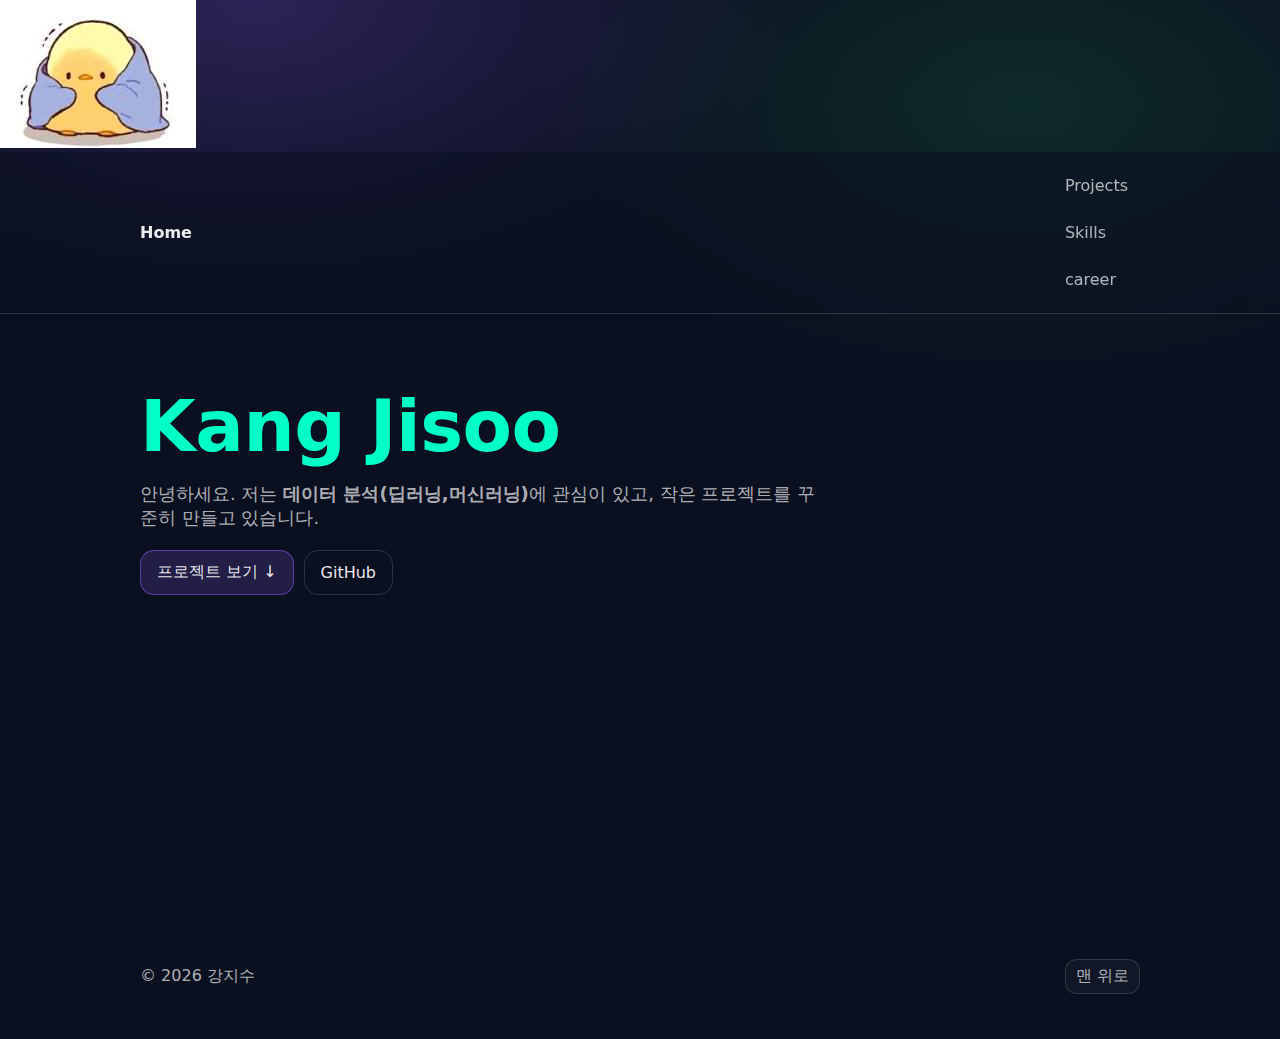
<file: index.html>
<!doctype html>
<html lang="ko">
<head>
  <meta charset="UTF-8" />
  <meta name="viewport" content="width=device-width, initial-scale=1.0" />
  <title>rkdwltn1211 | Home</title>
  <link rel="stylesheet" href="./style.css" />
</head>
<body>
  <!-- 상단(선택) -->
  <img src = "image/cute.jpg">
  <header class="header">
    <div class="container header__inner">
      <a class="logo" href="./">Home</a>
     <nav> 
      <ul nav class="nav-list">
        <li><a hrep = "#projects">Projects</a></li>
        <li><a hrep = "#skills">Skills</a></li>
        <li><a hrep = "#career">career</a></li>
      </ul>
     </nav>
    </div>
  </header>

  <main>
    
    <!-- 1) 첫 화면: 이름 + 소개 -->
    
    <section class="hero">
      <div class="container hero__inner">
        <h1 class="hero__title">Kang Jisoo</h1>
        <p class="hero__desc">
          안녕하세요. 저는 <b>데이터 분석(딥러닝,머신러닝)</b>에 관심이 있고, 작은 프로젝트를 꾸준히 만들고 있습니다.
        </p>

        <div class="hero__cta">
          <a class="btn btn--primary" href="#projects">프로젝트 보기 ↓</a>
          <a class="btn btn--ghost" href="https://github.com/rkdwltn1211" target="_blank" rel="noopener">GitHub</a>
        </div>
      </div>
    </section>
    <!--2)목록 섹션 만들기
    
    <!-- 3) 스크롤하면 등장: Projects -->
    <section id="projects" class="section reveal">
      <div class="container">
        <h2 class="section__title">Projects</h2>
        <p class="section__sub">카드를 누르면 상세 페이지로 이동합니다.</p>

        <div class="grid">
          <a class="card" href="./projects/project-1.html">
            <div class="card__top">
              <span class="pill">HTML/CSS</span>
              <span class="pill pill--soft">2026</span>
            </div>
            <h3 class="card__title">프로젝트 1</h3>
            <p class="card__desc">탁송/대리 자동매칭 프로그램.</p>
          </a>

          <a class="card" href="./projects/project-2.html">
            <div class="card__top">
              <span class="pill">JavaScript</span>
              <span class="pill pill--soft">Mini</span>
            </div>
            <h3 class="card__title">프로젝트 2</h3>
            <p class="card__desc">DevTools 기반 악성코드 탐지.</p>
          </a>
        </div>
      </div>
    </section>

   
      
  </main>

  <footer class="footer">
    <div class="container footer__inner">
      <p>© 2026 강지수</p>
      <a class="to-top" href="#">맨 위로</a>
    </div>
  </footer>

  <script src="./script.js"></script>
</body>
</html>
</file>
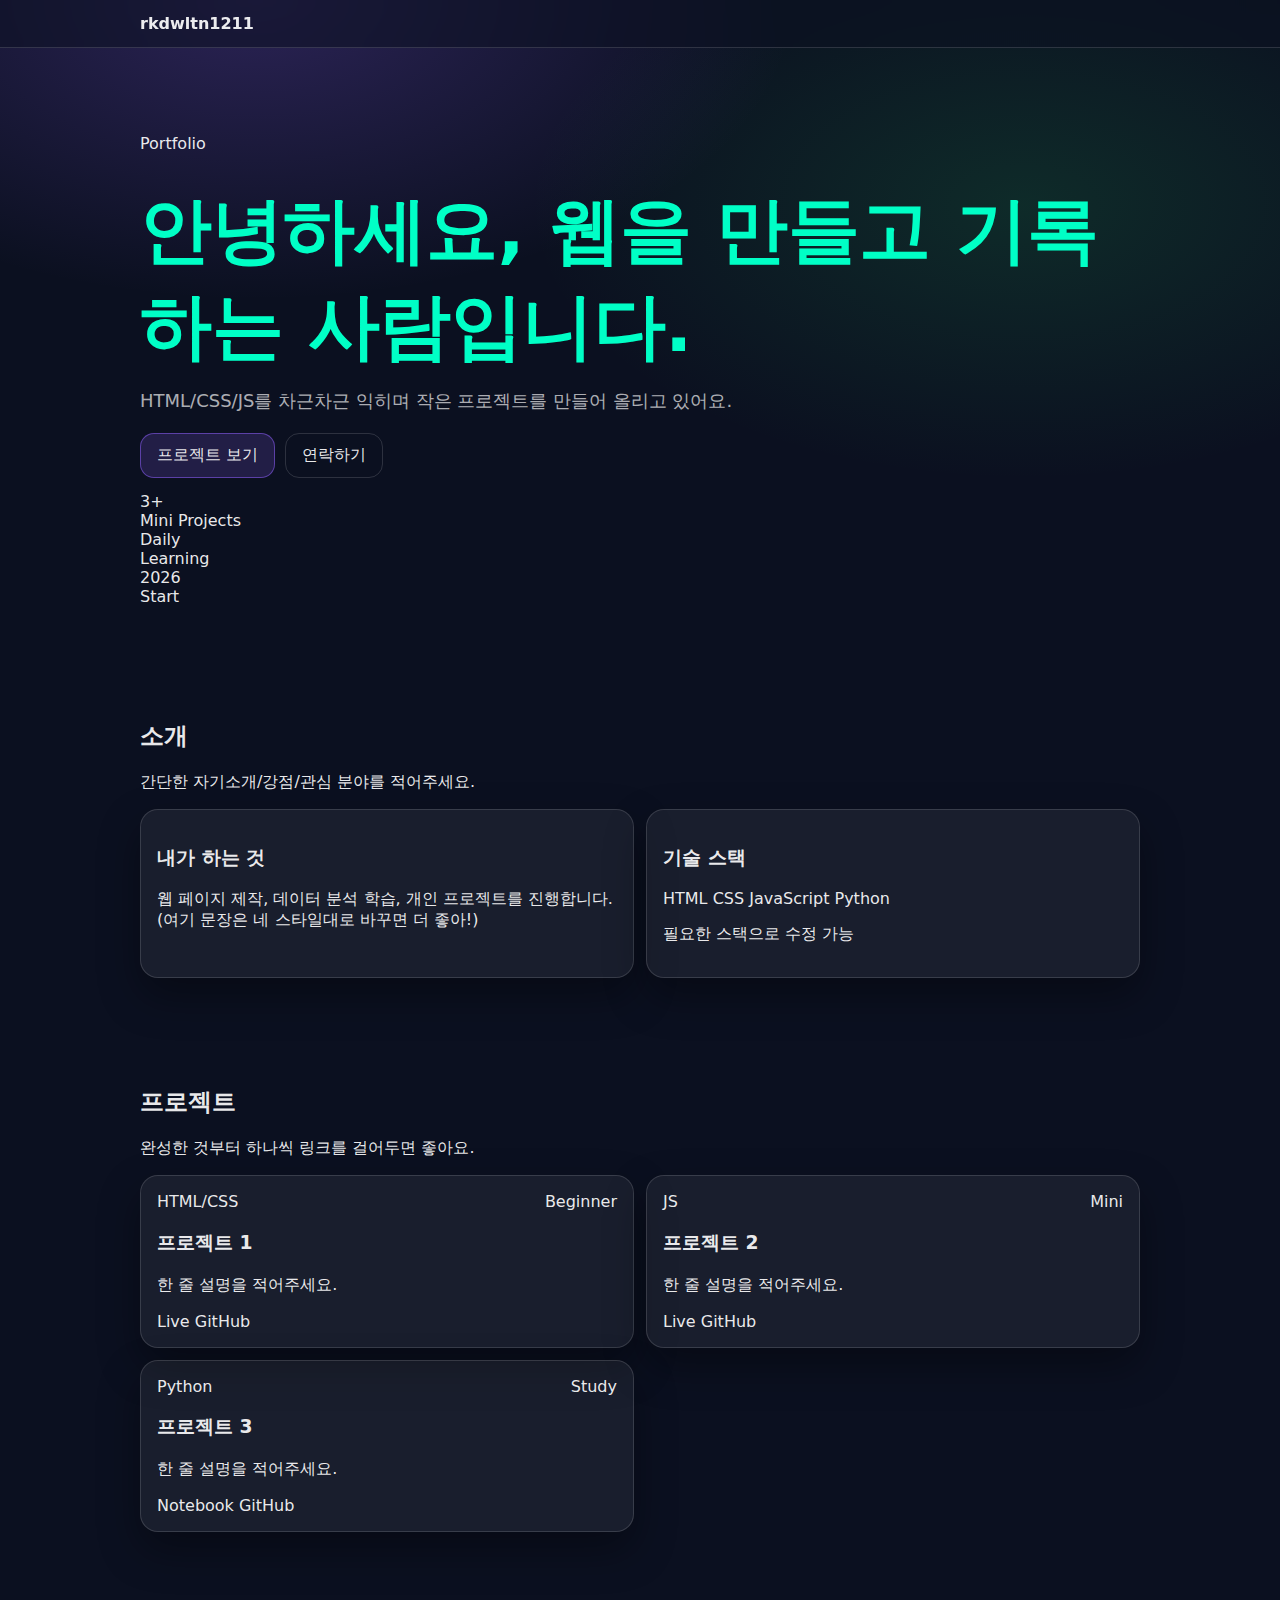
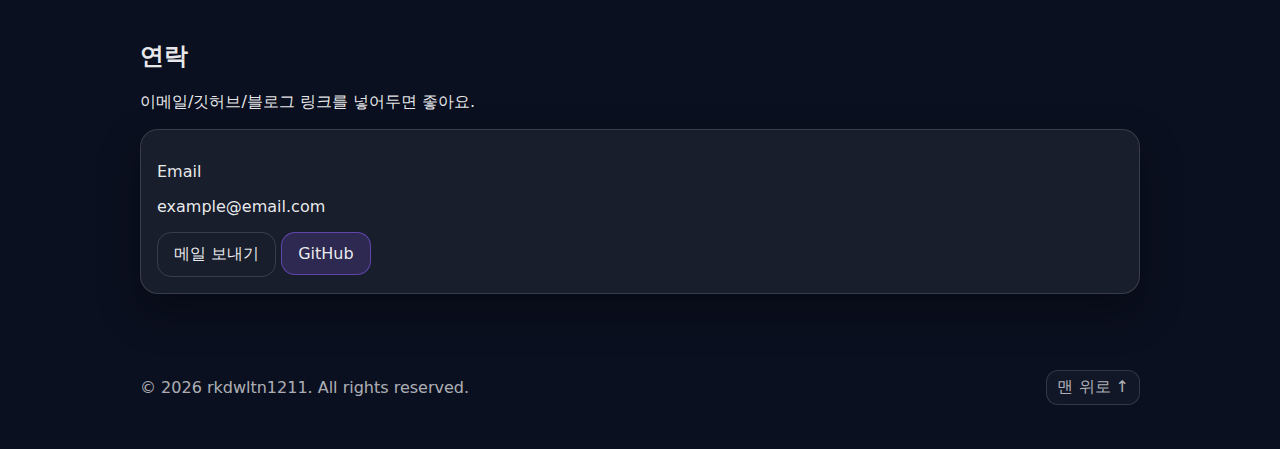
<file: new.html>
<!DOCTYPE html>
<html lang="ko">
<head>
  <meta charset="UTF-8" />
  <meta name="viewport" content="width=device-width, initial-scale=1.0" />
  <title>rkdwltn1211 | Portfolio</title>
  <link rel="stylesheet" href="./style.css" />
</head>
<body>
  <!-- 상단 네비 -->
  <header class="header">
    <div class="container header__inner">
      <a class="logo" href="#">rkdwltn1211</a>

      <nav class="nav">
        <a href="#about">소개</a>
        <a href="#projects">프로젝트</a>
        <a href="#contact">연락</a>
      </nav>
    </div>
  </header>

  <!-- 히어로 -->
  <main>
    <section class="hero">
      <div class="container hero__inner">
        <p class="badge">Portfolio</p>
        <h1 class="hero__title">
          안녕하세요, <span class="accent">웹</span>을 만들고 기록하는 사람입니다.
        </h1>
        <p class="hero__desc">
          HTML/CSS/JS를 차근차근 익히며 작은 프로젝트를 만들어 올리고 있어요.
        </p>

        <div class="hero__cta">
          <a class="btn btn--primary" href="#projects">프로젝트 보기</a>
          <a class="btn btn--ghost" href="#contact">연락하기</a>
        </div>

        <div class="hero__stats">
          <div class="stat">
            <div class="stat__num">3+</div>
            <div class="stat__label">Mini Projects</div>
          </div>
          <div class="stat">
            <div class="stat__num">Daily</div>
            <div class="stat__label">Learning</div>
          </div>
          <div class="stat">
            <div class="stat__num">2026</div>
            <div class="stat__label">Start</div>
          </div>
        </div>
      </div>
    </section>

    <!-- 소개 -->
    <section id="about" class="section">
      <div class="container">
        <div class="section__head">
          <h2>소개</h2>
          <p>간단한 자기소개/강점/관심 분야를 적어주세요.</p>
        </div>

        <div class="grid grid--2">
          <div class="card">
            <h3>내가 하는 것</h3>
            <p>
              웹 페이지 제작, 데이터 분석 학습, 개인 프로젝트를 진행합니다.
              (여기 문장은 네 스타일대로 바꾸면 더 좋아!)
            </p>
          </div>

          <div class="card">
            <h3>기술 스택</h3>
            <div class="chips">
              <span class="chip">HTML</span>
              <span class="chip">CSS</span>
              <span class="chip">JavaScript</span>
              <span class="chip">Python</span>
            </div>
            <p class="muted">필요한 스택으로 수정 가능</p>
          </div>
        </div>
      </div>
    </section>

    <!-- 프로젝트 -->
    <section id="projects" class="section section--alt">
      <div class="container">
        <div class="section__head">
          <h2>프로젝트</h2>
          <p>완성한 것부터 하나씩 링크를 걸어두면 좋아요.</p>
        </div>

        <div class="grid grid--3">
          <article class="card card--project">
            <div class="card__top">
              <span class="tag">HTML/CSS</span>
              <span class="tag tag--soft">Beginner</span>
            </div>
            <h3>프로젝트 1</h3>
            <p class="muted">한 줄 설명을 적어주세요.</p>
            <div class="card__actions">
              <a class="link" href="#" target="_blank" rel="noopener">Live</a>
              <a class="link" href="#" target="_blank" rel="noopener">GitHub</a>
            </div>
          </article>

          <article class="card card--project">
            <div class="card__top">
              <span class="tag">JS</span>
              <span class="tag tag--soft">Mini</span>
            </div>
            <h3>프로젝트 2</h3>
            <p class="muted">한 줄 설명을 적어주세요.</p>
            <div class="card__actions">
              <a class="link" href="#" target="_blank" rel="noopener">Live</a>
              <a class="link" href="#" target="_blank" rel="noopener">GitHub</a>
            </div>
          </article>

          <article class="card card--project">
            <div class="card__top">
              <span class="tag">Python</span>
              <span class="tag tag--soft">Study</span>
            </div>
            <h3>프로젝트 3</h3>
            <p class="muted">한 줄 설명을 적어주세요.</p>
            <div class="card__actions">
              <a class="link" href="#" target="_blank" rel="noopener">Notebook</a>
              <a class="link" href="#" target="_blank" rel="noopener">GitHub</a>
            </div>
          </article>
        </div>
      </div>
    </section>

    <!-- 연락 -->
    <section id="contact" class="section">
      <div class="container">
        <div class="section__head">
          <h2>연락</h2>
          <p>이메일/깃허브/블로그 링크를 넣어두면 좋아요.</p>
        </div>

        <div class="card contact">
          <div>
            <p class="muted">Email</p>
            <p class="contact__main">example@email.com</p>
          </div>
          <div class="contact__links">
            <a class="btn btn--small btn--ghost" href="mailto:example@email.com">메일 보내기</a>
            <a class="btn btn--small btn--primary" href="https://github.com/rkdwltn1211" target="_blank" rel="noopener">GitHub</a>
          </div>
        </div>
      </div>
    </section>
  </main>

  <footer class="footer">
    <div class="container footer__inner">
      <p>© 2026 rkdwltn1211. All rights reserved.</p>
      <a class="to-top" href="#">맨 위로 ↑</a>
    </div>
  </footer>

  <script src="./script.js"></script>
</body>
</html>
</file>
<file: style.css>
:root{
  --bg:#0b1020;
  --text:rgba(255,255,255,.92);
  --muted:rgba(255,255,255,.68);
  --panel:rgba(255,255,255,.06);
  --line:rgba(255,255,255,.14);
  --accent:#8b5cf6;
  --radius:18px;
  --shadow:0 18px 40px rgba(0,0,0,.35);
}

*{box-sizing:border-box}
html{scroll-behavior:smooth}
body{
  margin:0;
  font-family: ui-sans-serif, system-ui, -apple-system, "Segoe UI", Roboto, "Noto Sans KR", Arial;
  background:
    radial-gradient(900px 500px at 20% 0%, rgba(139,92,246,.25), transparent 60%),
    radial-gradient(900px 500px at 80% 10%, rgba(34,197,94,.15), transparent 55%),
    var(--bg);
  color:var(--text);
}

a{color:inherit;text-decoration:none}
.container{width:min(1000px, calc(100% - 40px)); margin:0 auto;}

.header{
  position:sticky; top:0; z-index:10;
  background:rgba(11,16,32,.55);
  backdrop-filter: blur(12px);
  border-bottom:1px solid var(--line);
}
.header__inner{display:flex; justify-content:space-between; align-items:center; padding:14px 0;}
.logo{font-weight:800}
.nav a{color:var(--muted); padding:8px 10px; border-radius:12px;}
.nav a:hover{background:var(--panel); color:var(--text);}


.hero{padding:70px 0 50px;}
.hero__inner{display:grid; gap:14px;}
.hero__title{margin:0; font-size: clamp(42px, 6vw, 72px); letter-spacing:-.5px; color: #00ffc6; }
.hero__desc{margin:0; color:var(--muted); max-width:60ch; font-size:18px;}
.hero__cta{display:flex; gap:10px; flex-wrap:wrap; margin-top:6px;}

.btn{
  display:inline-flex; align-items:center; justify-content:center;
  padding:11px 16px; border-radius:14px;
  border:1px solid var(--line);
  background:var(--panel);
  transition: transform .08s ease, background .2s ease;
}
.btn:hover{transform: translateY(-1px); background: rgba(255,255,255,.10);}
.btn--primary{border-color: rgba(139,92,246,.55); background: rgba(139,92,246,.18);}
.btn--ghost{background: transparent;}

.section{padding:44px 0;}
.section__title{margin:0 0 6px; font-size:22px;}
.section__sub{margin:0 0 16px; color:var(--muted);}

.grid{
  display:grid;
  grid-template-columns: repeat(2, minmax(0,1fr));
  gap:12px;
}

.card{
  display:block;
  padding:16px;
  background:var(--panel);
  border:1px solid var(--line);
  border-radius:var(--radius);
  box-shadow: var(--shadow);
  transition: transform .12s ease, border-color .2s ease;
}
.card:hover{transform: translateY(-3px); border-color: rgba(255,255,255,.28);}
.card__top{display:flex; justify-content:space-between; gap:8px; margin-bottom:10px;}
.card__title{margin:0 0 6px;}
.card__desc{margin:0; color:var(--muted);}

.pill{
  font-size:12px;
  padding:6px 10px;
  border-radius:999px;
  border:1px solid var(--line);
  background: rgba(255,255,255,.05);
}
.pill--soft{color:var(--muted);}

.footer{padding:24px 0 36px; color:var(--muted);}
.footer__inner{display:flex; justify-content:space-between; align-items:center; gap:10px;}
.to-top{padding:6px 10px; border:1px solid var(--line); border-radius:12px; background:rgba(255,255,255,.03);}

/* 스크롤 등장 효과 */
.reveal{
  opacity: 0;
  transform: translateY(14px);
  transition: opacity .6s ease, transform .6s ease;
}
.reveal.is-visible{
  opacity: 1;
  transform: translateY(0);
}

@media (max-width: 800px){
  .grid{grid-template-columns: 1fr;}
}

/* ===== 햄버거 메뉴 추가 ===== */

/* PC 기본: 메뉴 보이고 햄버거 숨김 */
.menu-btn{
  display: none;
  margin-left: auto;              /* 혹시 몰라서 오른쪽으로 밀기 */
  font-size: 22px;
  padding: 8px 12px;
  border-radius: 12px;
  border: 1px solid var(--line);
  background: var(--panel);
  color: var(--text);
  cursor: pointer;
}

/* ul 기본 점 제거 + 정렬 */
.nav-list{
  display: flex;
  gap: 14px;
  list-style: none;               /* ✅ 점 없애기 */
  margin: 0;
  padding: 0;
}

/* ===== 모바일에서만 햄버거 사용 ===== */
@media (max-width: 760px){

  /* 모바일: 햄버거 보이기 */
  .menu-btn{
    display: inline-flex;
    align-items: center;
    justify-content: center;
  }

  /* 모바일: 기본 메뉴 숨김 */
  .nav{
    display: none;
    position: absolute;
    right: 20px;
    top: 64px;                    /* 헤더 높이에 맞춰 조절 */
    width: 200px;
    background: rgba(11,16,32,0.92);
    border: 1px solid var(--line);
    border-radius: 16px;
    padding: 10px;
    backdrop-filter: blur(10px);
  }

  /* 햄버거 눌렀을 때만 메뉴 표시 */
  .nav.is-open{
    display: block;
  }

  /* 모바일: 세로 목록 */
  .nav-list{
    flex-direction: column;
    gap: 8px;
  }

  .nav-list a{
    display: block;
    padding: 10px 12px;
    border-radius: 12px;
  }

  .nav-list a:hover{
    background: rgba(255,255,255,0.08);
  }

  /* 헤더가 sticky라서, 드롭다운이 잘 보이게 기준 잡기 */
  .header__inner{
    position: relative;
  }
}

/* ===== PC에서도 햄버거 메뉴 ===== */

/* 헤더 안에서 드롭다운 기준 잡기 */
.header__inner{
  position: relative;
}

/* 햄버거 버튼: 항상 보이게 + 오른쪽 */
.menu-btn{
  display: inline-flex;
  align-items: center;
  justify-content: center;
  margin-left: auto;          /* ✅ 오른쪽으로 */
  font-size: 22px;
  padding: 8px 12px;
  border-radius: 12px;
  border: 1px solid var(--line);
  background: var(--panel);
  color: var(--text);
  cursor: pointer;
}

/* 메뉴 기본은 숨김 */
.nav{
  display: none;
  position: absolute;
  right: 0;
  top: 52px;                  /* 버튼 아래로 떨어지게 */
  width: 200px;
  background: rgba(11,16,32,0.92);
  border: 1px solid var(--line);
  border-radius: 16px;
  padding: 10px;
  backdrop-filter: blur(10px);
  box-shadow: var(--shadow);
}

/* 버튼 클릭하면 nav에 is-open 붙어서 열림 */
.nav.is-open{
  display: block;
}

/* 목록 스타일 */
.nav-list{
  list-style: none;           /* ✅ 점 제거 */
  margin: 0;
  padding: 0;
  display: flex;
  flex-direction: column;
  gap: 8px;
}

.nav-list a{
  display: block;
  padding: 10px 12px;
  border-radius: 12px;
  color: var(--muted);
}

.nav-list a:hover{
  background: rgba(255,255,255,0.08);
  color: var(--text);
}


/* 첫 화면을 화면 높이만큼 + 가운데 정렬 */
.hero--center{
  min-height: 100vh;              /* ✅ 화면 꽉 채움 */
  display: flex;
  align-items: center;            /* 세로 가운데 */
}

.hero__center{
  text-align: center;             /* ✅ 가운데 정렬 */
  justify-items: center;
}

.hero__center .hero__desc{
  margin: 0 auto;
}

/* 스크롤 힌트 */
.scroll-hint{
  margin-top: 26px;
  color: var(--muted);
  font-size: 14px;
  display: inline-flex;
  gap: 10px;
  align-items: center;
  opacity: 0.9;
}

.scroll-hint__arrow{
  display: inline-block;
  animation: bounce 1.2s infinite;
}

@keyframes bounce{
  0%, 100% { transform: translateY(0); }
  50% { transform: translateY(6px); }
}

/* sticky header가 섹션 제목 가리는 거 방지(점프 이동 보정) */
#projects, #skills, #career{
  scroll-margin-top: 90px;
}
</file>
